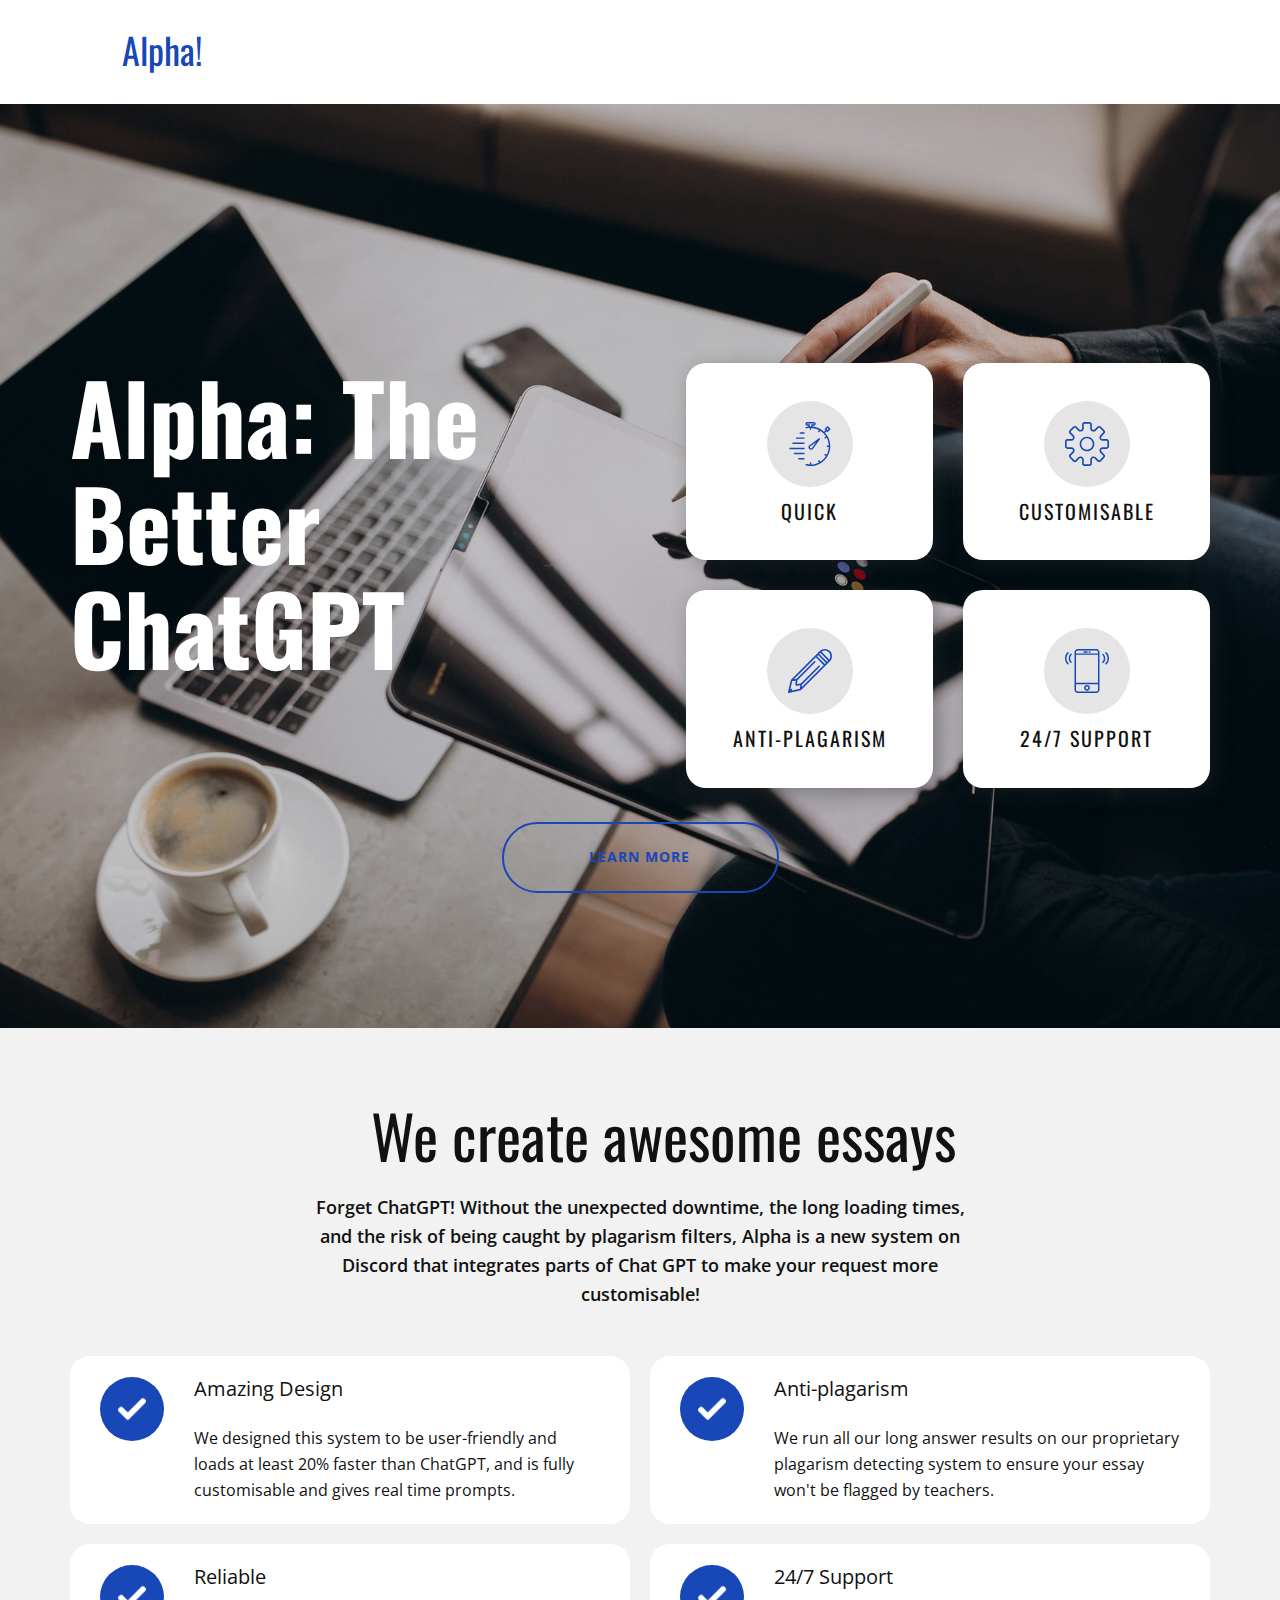
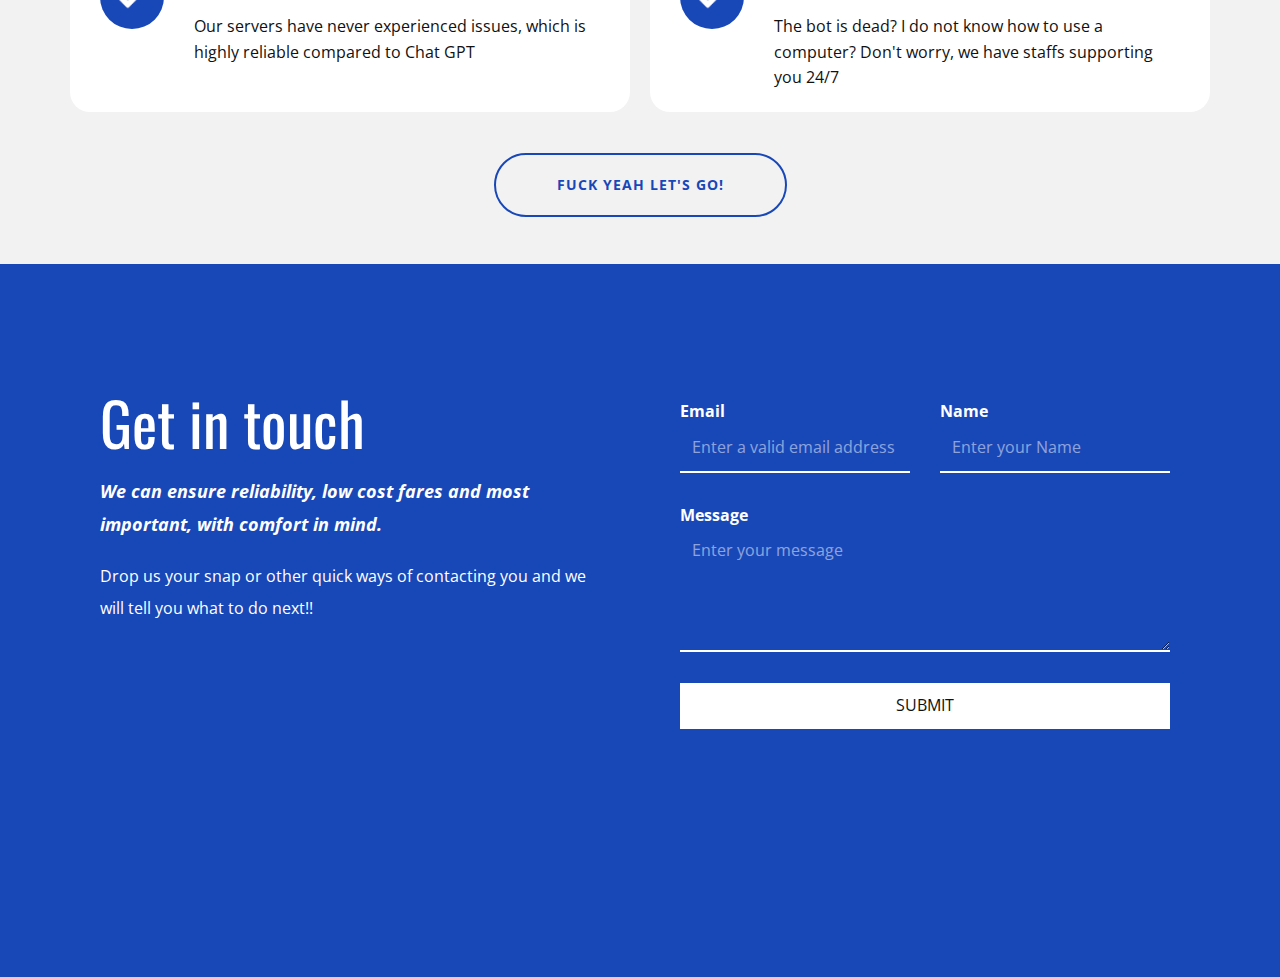
<file: index.html>
<!DOCTYPE html>
<html style="font-size: 16px;" lang="en"><head>
    <meta name="viewport" content="width=device-width, initial-scale=1.0">
    <meta charset="utf-8">
    <meta name="keywords" content="Mobile App Development, ​We create super-awesome designs, ​Build your dream website today, ​Let&amp;apos;s Get Started, ​How We Help People, Effective Teams, Get in touch">
    <meta name="description" content="">
    <title>Home</title>
    <link rel="stylesheet" href="nicepage.css" media="screen">
<link rel="stylesheet" href="Home.css" media="screen">
    <script class="u-script" type="text/javascript" src="jquery.js" defer=""></script>
    <script class="u-script" type="text/javascript" src="nicepage.js" defer=""></script>
    <meta name="generator" content="Nicepage 5.3.2, nicepage.com">
    <meta name="referrer" content="origin">
    <link id="u-theme-google-font" rel="stylesheet" href="https://fonts.googleapis.com/css?family=Oswald:200,300,400,500,600,700|Open+Sans:300,300i,400,400i,500,500i,600,600i,700,700i,800,800i">
    <link id="u-page-google-font" rel="stylesheet" href="https://fonts.googleapis.com/css?family=Oswald:200,300,400,500,600,700">
    
    
    
    
    <script type="application/ld+json">{
		"@context": "http://schema.org",
		"@type": "Organization",
		"name": ""
}</script>
    <meta name="theme-color" content="#1847b8">
    <meta property="og:title" content="Home">
    <meta property="og:type" content="website">
  </head>
  <body data-home-page="Home.html" data-home-page-title="Home" class="u-body u-xl-mode" data-lang="en"><header class="u-clearfix u-header u-header" id="sec-8ac9"><div class="u-clearfix u-sheet u-sheet-1">
        <h3 class="u-text u-text-default u-text-1">
          <a class="u-active-none u-border-none u-btn u-button-link u-button-style u-hover-none u-none u-text-palette-1-base u-btn-1" href="Home.html">Alpha!</a>
        </h3>
      </div></header> 
    <section class="u-align-right u-clearfix u-image u-shading u-section-1" id="sec-2e45">
      <div class="u-clearfix u-sheet u-sheet-1">
        <h1 class="u-align-left u-custom-font u-font-oswald u-text u-text-body-alt-color u-text-1">Alpha: The Better ChatGPT</h1>
        <div class="u-list u-list-1">
          <div class="u-repeater u-repeater-1">
            <div class="u-align-center u-container-style u-list-item u-radius-20 u-repeater-item u-shape-round u-video-cover u-white u-list-item-1">
              <div class="u-container-layout u-similar-container u-valign-middle u-container-layout-1"><span class="u-grey-10 u-icon u-icon-circle u-text-palette-1-base u-icon-1"><svg class="u-svg-link" preserveAspectRatio="xMidYMin slice" viewBox="0 0 60 60" style=""><use xmlns:xlink="http://www.w3.org/1999/xlink" xlink:href="#svg-8af8"></use></svg><svg class="u-svg-content" viewBox="0 0 60 60" x="0px" y="0px" id="svg-8af8" style="enable-background:new 0 0 60 60;"><g><path d="M31.634,37.989c1.041-0.081,1.99-0.612,2.606-1.459l9.363-12.944c0.287-0.397,0.244-0.945-0.104-1.293
		c-0.348-0.347-0.896-0.39-1.293-0.104L29.26,31.555c-0.844,0.614-1.375,1.563-1.456,2.604s0.296,2.06,1.033,2.797
		C29.508,37.628,30.413,38,31.354,38C31.447,38,31.54,37.996,31.634,37.989z M29.798,34.315c0.035-0.457,0.269-0.874,0.637-1.142
		l7.897-5.713l-5.711,7.895c-0.27,0.371-0.687,0.604-1.144,0.64c-0.455,0.03-0.902-0.128-1.227-0.453
		C29.928,35.219,29.762,34.771,29.798,34.315z"></path><path d="M54.034,19.564c-0.01-0.021-0.01-0.043-0.021-0.064c-0.012-0.02-0.031-0.031-0.044-0.05
		c-1.011-1.734-2.207-3.347-3.565-4.809l2.148-2.147l1.414,1.414l4.242-4.243l-4.242-4.242l-4.243,4.242l1.415,1.415l-2.148,2.147
		c-1.462-1.358-3.074-2.555-4.809-3.566c-0.019-0.013-0.03-0.032-0.05-0.044c-0.021-0.012-0.043-0.011-0.064-0.022
		c-3.093-1.782-6.568-2.969-10.273-3.404V5h1.5c1.379,0,2.5-1.121,2.5-2.5S36.672,0,35.293,0h-9c-1.379,0-2.5,1.121-2.5,2.5
		s1.121,2.5,2.5,2.5h1.5v1.156c-1.08,0.115-2.158,0.291-3.224,0.535c-0.538,0.123-0.875,0.66-0.751,1.198
		c0.123,0.538,0.66,0.876,1.198,0.751c0.92-0.211,1.849-0.37,2.78-0.477l1.073-0.083c0.328-0.025,0.63-0.043,0.924-0.057V10
		c0,0.553,0.447,1,1,1s1-0.447,1-1V8.03c3.761,0.173,7.305,1.183,10.456,2.845l-0.986,1.707c-0.276,0.479-0.112,1.09,0.366,1.366
		c0.157,0.091,0.329,0.134,0.499,0.134c0.346,0,0.682-0.179,0.867-0.5l0.983-1.703c3.129,1.985,5.787,4.643,7.772,7.772
		l-1.703,0.983C49.57,20.91,49.406,21.521,49.683,22c0.186,0.321,0.521,0.5,0.867,0.5c0.17,0,0.342-0.043,0.499-0.134l1.707-0.986
		c1.685,3.196,2.698,6.798,2.849,10.619H53.63c-0.553,0-1,0.447-1,1s0.447,1,1,1h1.975c-0.151,3.821-1.164,7.423-2.849,10.619
		l-1.707-0.986c-0.478-0.276-1.09-0.114-1.366,0.366c-0.276,0.479-0.112,1.09,0.366,1.366l1.703,0.983
		c-1.985,3.129-4.643,5.787-7.772,7.772l-0.983-1.703c-0.277-0.48-0.89-0.643-1.366-0.366c-0.479,0.276-0.643,0.888-0.366,1.366
		l0.986,1.707c-3.151,1.662-6.695,2.672-10.456,2.845V56c0-0.553-0.447-1-1-1s-1,0.447-1,1v1.976
		c-1.597-0.055-3.199-0.255-4.776-0.617c-0.538-0.129-1.075,0.213-1.198,0.751c-0.124,0.538,0.213,1.075,0.751,1.198
		C26.568,59.768,28.607,60,30.63,60c0.049,0,0.096-0.003,0.145-0.004c0.007,0,0.012,0.004,0.018,0.004
		c0.008,0,0.015-0.005,0.023-0.005c4.807-0.033,9.317-1.331,13.219-3.573c0.031-0.014,0.064-0.021,0.094-0.039
		c0.02-0.012,0.031-0.031,0.05-0.044c4.039-2.354,7.414-5.725,9.773-9.761c0.019-0.027,0.043-0.048,0.06-0.078
		c0.012-0.021,0.011-0.043,0.021-0.064C56.317,42.476,57.63,37.89,57.63,33S56.317,23.524,54.034,19.564z M53.965,8.251l1.414,1.414
		l-1.414,1.415L52.55,9.665L53.965,8.251z M29.793,6.021V3h-3.5c-0.275,0-0.5-0.225-0.5-0.5s0.225-0.5,0.5-0.5h9
		c0.275,0,0.5,0.225,0.5,0.5S35.568,3,35.293,3h-3.5v3.021C31.445,6.007,31.113,6,30.793,6c-0.028,0-0.06,0.002-0.088,0.002
		C30.68,6.002,30.655,6,30.63,6c-0.164,0-0.328,0.011-0.492,0.014C30.022,6.017,29.913,6.016,29.793,6.021z"></path><path d="M21.793,14h-5c-0.553,0-1,0.447-1,1s0.447,1,1,1h5c0.553,0,1-0.447,1-1S22.346,14,21.793,14z"></path><path d="M21.793,21h-10c-0.553,0-1,0.447-1,1s0.447,1,1,1h10c0.553,0,1-0.447,1-1S22.346,21,21.793,21z"></path><path d="M21.793,28h-15c-0.553,0-1,0.447-1,1s0.447,1,1,1h15c0.553,0,1-0.447,1-1S22.346,28,21.793,28z"></path><path d="M21.793,35h-19c-0.553,0-1,0.447-1,1s0.447,1,1,1h19c0.553,0,1-0.447,1-1S22.346,35,21.793,35z"></path><path d="M21.793,42h-13c-0.553,0-1,0.447-1,1s0.447,1,1,1h13c0.553,0,1-0.447,1-1S22.346,42,21.793,42z"></path><path d="M21.793,49h-7c-0.553,0-1,0.447-1,1s0.447,1,1,1h7c0.553,0,1-0.447,1-1S22.346,49,21.793,49z"></path>
</g></svg></span>
                <h4 class="u-text u-text-2">Quick</h4>
              </div>
            </div>
            <div class="u-align-center u-container-style u-list-item u-radius-20 u-repeater-item u-shape-round u-video-cover u-white u-list-item-2">
              <div class="u-container-layout u-similar-container u-valign-middle u-container-layout-2"><span class="u-grey-10 u-icon u-icon-circle u-text-palette-1-base u-icon-2"><svg class="u-svg-link" preserveAspectRatio="xMidYMin slice" viewBox="0 0 54 54" style=""><use xmlns:xlink="http://www.w3.org/1999/xlink" xlink:href="#svg-c7aa"></use></svg><svg class="u-svg-content" viewBox="0 0 54 54" x="0px" y="0px" id="svg-c7aa" style="enable-background:new 0 0 54 54;"><g><path d="M51.22,21h-5.052c-0.812,0-1.481-0.447-1.792-1.197s-0.153-1.54,0.42-2.114l3.572-3.571
		c0.525-0.525,0.814-1.224,0.814-1.966c0-0.743-0.289-1.441-0.814-1.967l-4.553-4.553c-1.05-1.05-2.881-1.052-3.933,0l-3.571,3.571
		c-0.574,0.573-1.366,0.733-2.114,0.421C33.447,9.313,33,8.644,33,7.832V2.78C33,1.247,31.753,0,30.22,0H23.78
		C22.247,0,21,1.247,21,2.78v5.052c0,0.812-0.447,1.481-1.197,1.792c-0.748,0.313-1.54,0.152-2.114-0.421l-3.571-3.571
		c-1.052-1.052-2.883-1.05-3.933,0l-4.553,4.553c-0.525,0.525-0.814,1.224-0.814,1.967c0,0.742,0.289,1.44,0.814,1.966l3.572,3.571
		c0.573,0.574,0.73,1.364,0.42,2.114S8.644,21,7.832,21H2.78C1.247,21,0,22.247,0,23.78v6.439C0,31.753,1.247,33,2.78,33h5.052
		c0.812,0,1.481,0.447,1.792,1.197s0.153,1.54-0.42,2.114l-3.572,3.571c-0.525,0.525-0.814,1.224-0.814,1.966
		c0,0.743,0.289,1.441,0.814,1.967l4.553,4.553c1.051,1.051,2.881,1.053,3.933,0l3.571-3.572c0.574-0.573,1.363-0.731,2.114-0.42
		c0.75,0.311,1.197,0.98,1.197,1.792v5.052c0,1.533,1.247,2.78,2.78,2.78h6.439c1.533,0,2.78-1.247,2.78-2.78v-5.052
		c0-0.812,0.447-1.481,1.197-1.792c0.751-0.312,1.54-0.153,2.114,0.42l3.571,3.572c1.052,1.052,2.883,1.05,3.933,0l4.553-4.553
		c0.525-0.525,0.814-1.224,0.814-1.967c0-0.742-0.289-1.44-0.814-1.966l-3.572-3.571c-0.573-0.574-0.73-1.364-0.42-2.114
		S45.356,33,46.168,33h5.052c1.533,0,2.78-1.247,2.78-2.78V23.78C54,22.247,52.753,21,51.22,21z M52,30.22
		C52,30.65,51.65,31,51.22,31h-5.052c-1.624,0-3.019,0.932-3.64,2.432c-0.622,1.5-0.295,3.146,0.854,4.294l3.572,3.571
		c0.305,0.305,0.305,0.8,0,1.104l-4.553,4.553c-0.304,0.304-0.799,0.306-1.104,0l-3.571-3.572c-1.149-1.149-2.794-1.474-4.294-0.854
		c-1.5,0.621-2.432,2.016-2.432,3.64v5.052C31,51.65,30.65,52,30.22,52H23.78C23.35,52,23,51.65,23,51.22v-5.052
		c0-1.624-0.932-3.019-2.432-3.64c-0.503-0.209-1.021-0.311-1.533-0.311c-1.014,0-1.997,0.4-2.761,1.164l-3.571,3.572
		c-0.306,0.306-0.801,0.304-1.104,0l-4.553-4.553c-0.305-0.305-0.305-0.8,0-1.104l3.572-3.571c1.148-1.148,1.476-2.794,0.854-4.294
		C10.851,31.932,9.456,31,7.832,31H2.78C2.35,31,2,30.65,2,30.22V23.78C2,23.35,2.35,23,2.78,23h5.052
		c1.624,0,3.019-0.932,3.64-2.432c0.622-1.5,0.295-3.146-0.854-4.294l-3.572-3.571c-0.305-0.305-0.305-0.8,0-1.104l4.553-4.553
		c0.304-0.305,0.799-0.305,1.104,0l3.571,3.571c1.147,1.147,2.792,1.476,4.294,0.854C22.068,10.851,23,9.456,23,7.832V2.78
		C23,2.35,23.35,2,23.78,2h6.439C30.65,2,31,2.35,31,2.78v5.052c0,1.624,0.932,3.019,2.432,3.64
		c1.502,0.622,3.146,0.294,4.294-0.854l3.571-3.571c0.306-0.305,0.801-0.305,1.104,0l4.553,4.553c0.305,0.305,0.305,0.8,0,1.104
		l-3.572,3.571c-1.148,1.148-1.476,2.794-0.854,4.294c0.621,1.5,2.016,2.432,3.64,2.432h5.052C51.65,23,52,23.35,52,23.78V30.22z"></path><path d="M27,18c-4.963,0-9,4.037-9,9s4.037,9,9,9s9-4.037,9-9S31.963,18,27,18z M27,34c-3.859,0-7-3.141-7-7s3.141-7,7-7
		s7,3.141,7,7S30.859,34,27,34z"></path>
</g></svg></span>
                <h4 class="u-text u-text-3"> customisable</h4>
              </div>
            </div>
            <div class="u-align-center u-container-style u-list-item u-radius-20 u-repeater-item u-shape-round u-video-cover u-white u-list-item-3">
              <div class="u-container-layout u-similar-container u-valign-middle u-container-layout-3"><span class="u-grey-10 u-icon u-icon-circle u-text-palette-1-base u-icon-3"><svg class="u-svg-link" preserveAspectRatio="xMidYMin slice" viewBox="0 0 55.25 55.25" style=""><use xmlns:xlink="http://www.w3.org/1999/xlink" xlink:href="#svg-2cfb"></use></svg><svg class="u-svg-content" viewBox="0 0 55.25 55.25" x="0px" y="0px" id="svg-2cfb" style="enable-background:new 0 0 55.25 55.25;"><path d="M52.618,2.631c-3.51-3.508-9.219-3.508-12.729,0L3.827,38.693C3.81,38.71,3.8,38.731,3.785,38.749
	c-0.021,0.024-0.039,0.05-0.058,0.076c-0.053,0.074-0.094,0.153-0.125,0.239c-0.009,0.026-0.022,0.049-0.029,0.075
	c-0.003,0.01-0.009,0.02-0.012,0.03l-3.535,14.85c-0.016,0.067-0.02,0.135-0.022,0.202C0.004,54.234,0,54.246,0,54.259
	c0.001,0.114,0.026,0.225,0.065,0.332c0.009,0.025,0.019,0.047,0.03,0.071c0.049,0.107,0.11,0.21,0.196,0.296
	c0.095,0.095,0.207,0.168,0.328,0.218c0.121,0.05,0.25,0.075,0.379,0.075c0.077,0,0.155-0.009,0.231-0.027l14.85-3.535
	c0.027-0.006,0.051-0.021,0.077-0.03c0.034-0.011,0.066-0.024,0.099-0.039c0.072-0.033,0.139-0.074,0.201-0.123
	c0.024-0.019,0.049-0.033,0.072-0.054c0.008-0.008,0.018-0.012,0.026-0.02l36.063-36.063C56.127,11.85,56.127,6.14,52.618,2.631z
	 M51.204,4.045c2.488,2.489,2.7,6.397,0.65,9.137l-9.787-9.787C44.808,1.345,48.716,1.557,51.204,4.045z M46.254,18.895l-9.9-9.9
	l1.414-1.414l9.9,9.9L46.254,18.895z M4.961,50.288c-0.391-0.391-1.023-0.391-1.414,0L2.79,51.045l2.554-10.728l4.422-0.491
	l-0.569,5.122c-0.004,0.038,0.01,0.073,0.01,0.11c0,0.038-0.014,0.072-0.01,0.11c0.004,0.033,0.021,0.06,0.028,0.092
	c0.012,0.058,0.029,0.111,0.05,0.165c0.026,0.065,0.057,0.124,0.095,0.181c0.031,0.046,0.062,0.087,0.1,0.127
	c0.048,0.051,0.1,0.094,0.157,0.134c0.045,0.031,0.088,0.06,0.138,0.084C9.831,45.982,9.9,46,9.972,46.017
	c0.038,0.009,0.069,0.03,0.108,0.035c0.036,0.004,0.072,0.006,0.109,0.006c0,0,0.001,0,0.001,0c0,0,0.001,0,0.001,0h0.001
	c0,0,0.001,0,0.001,0c0.036,0,0.073-0.002,0.109-0.006l5.122-0.569l-0.491,4.422L4.204,52.459l0.757-0.757
	C5.351,51.312,5.351,50.679,4.961,50.288z M17.511,44.809L39.889,22.43c0.391-0.391,0.391-1.023,0-1.414s-1.023-0.391-1.414,0
	L16.097,43.395l-4.773,0.53l0.53-4.773l22.38-22.378c0.391-0.391,0.391-1.023,0-1.414s-1.023-0.391-1.414,0L10.44,37.738
	l-3.183,0.354L34.94,10.409l9.9,9.9L17.157,47.992L17.511,44.809z M49.082,16.067l-9.9-9.9l1.415-1.415l9.9,9.9L49.082,16.067z"></path></svg></span>
                <h4 class="u-text u-text-4">Anti-plagarism</h4>
              </div>
            </div>
            <div class="u-align-center u-container-style u-list-item u-radius-20 u-repeater-item u-shape-round u-video-cover u-white u-list-item-4">
              <div class="u-container-layout u-similar-container u-valign-middle u-container-layout-4"><span class="u-grey-10 u-icon u-icon-circle u-text-palette-1-base u-icon-4"><svg class="u-svg-link" preserveAspectRatio="xMidYMin slice" viewBox="0 0 60 60" style=""><use xmlns:xlink="http://www.w3.org/1999/xlink" xlink:href="#svg-354d"></use></svg><svg class="u-svg-content" viewBox="0 0 60 60" x="0px" y="0px" id="svg-354d" style="enable-background:new 0 0 60 60;"><g><path d="M42.595,0H17.405C14.977,0,13,1.977,13,4.405v51.189C13,58.023,14.977,60,17.405,60h25.189C45.023,60,47,58.023,47,55.595
		V4.405C47,1.977,45.023,0,42.595,0z M15,8h30v38H15V8z M17.405,2h25.189C43.921,2,45,3.079,45,4.405V6H15V4.405
		C15,3.079,16.079,2,17.405,2z M42.595,58H17.405C16.079,58,15,56.921,15,55.595V48h30v7.595C45,56.921,43.921,58,42.595,58z"></path><path d="M30,49c-2.206,0-4,1.794-4,4s1.794,4,4,4s4-1.794,4-4S32.206,49,30,49z M30,55c-1.103,0-2-0.897-2-2s0.897-2,2-2
		s2,0.897,2,2S31.103,55,30,55z"></path><path d="M26,5h4c0.553,0,1-0.447,1-1s-0.447-1-1-1h-4c-0.553,0-1,0.447-1,1S25.447,5,26,5z"></path><path d="M33,5h1c0.553,0,1-0.447,1-1s-0.447-1-1-1h-1c-0.553,0-1,0.447-1,1S32.447,5,33,5z"></path><path d="M56.612,4.569c-0.391-0.391-1.023-0.391-1.414,0s-0.391,1.023,0,1.414c3.736,3.736,3.736,9.815,0,13.552
		c-0.391,0.391-0.391,1.023,0,1.414c0.195,0.195,0.451,0.293,0.707,0.293s0.512-0.098,0.707-0.293
		C61.128,16.434,61.128,9.085,56.612,4.569z"></path><path d="M52.401,6.845c-0.391-0.391-1.023-0.391-1.414,0s-0.391,1.023,0,1.414c1.237,1.237,1.918,2.885,1.918,4.639
		s-0.681,3.401-1.918,4.638c-0.391,0.391-0.391,1.023,0,1.414c0.195,0.195,0.451,0.293,0.707,0.293s0.512-0.098,0.707-0.293
		c1.615-1.614,2.504-3.764,2.504-6.052S54.017,8.459,52.401,6.845z"></path><path d="M4.802,5.983c0.391-0.391,0.391-1.023,0-1.414s-1.023-0.391-1.414,0c-4.516,4.516-4.516,11.864,0,16.38
		c0.195,0.195,0.451,0.293,0.707,0.293s0.512-0.098,0.707-0.293c0.391-0.391,0.391-1.023,0-1.414
		C1.065,15.799,1.065,9.72,4.802,5.983z"></path><path d="M9.013,6.569c-0.391-0.391-1.023-0.391-1.414,0c-1.615,1.614-2.504,3.764-2.504,6.052s0.889,4.438,2.504,6.053
		c0.195,0.195,0.451,0.293,0.707,0.293s0.512-0.098,0.707-0.293c0.391-0.391,0.391-1.023,0-1.414
		c-1.237-1.237-1.918-2.885-1.918-4.639S7.775,9.22,9.013,7.983C9.403,7.593,9.403,6.96,9.013,6.569z"></path>
</g></svg></span>
                <h4 class="u-text u-text-5">24/7 support</h4>
              </div>
            </div>
          </div>
        </div>
        <a href="Home.html#carousel_e8ef" class="u-border-2 u-border-hover-palette-1-base u-border-palette-1-base u-btn u-btn-round u-button-style u-hover-palette-1-base u-none u-radius-50 u-btn-1">Learn More</a>
      </div>
    </section>
    <section class="u-align-center-lg u-align-center-md u-align-center-xl u-align-left-sm u-align-left-xs u-clearfix u-grey-5 u-section-2" id="carousel_e8ef">
      <div class="u-clearfix u-sheet u-sheet-1">
        <h2 class="u-text u-text-1"> We create awesome essays</h2>
        <p class="u-text u-text-2">Forget ChatGPT! Without the unexpected downtime, the long loading times, and the risk of being caught by plagarism filters, Alpha is a new system on Discord that integrates parts of Chat GPT to make your request more customisable!</p>
        <div class="u-expanded-width u-list u-list-1">
          <div class="u-repeater u-repeater-1">
            <div class="u-align-left u-container-style u-list-item u-radius-20 u-repeater-item u-shape-round u-white u-list-item-1">
              <div class="u-container-layout u-similar-container u-container-layout-1"><span class="u-file-icon u-icon u-icon-circle u-palette-1-base u-text-white u-icon-1"><img src="images/1828743-b773816f.png" alt=""></span>
                <h5 class="u-custom-font u-text u-text-font u-text-3">Amazing Design</h5>
                <p class="u-text u-text-4">We designed this system to be user-friendly and loads at least 20% faster than ChatGPT, and is fully customisable and gives real time prompts.</p>
              </div>
            </div>
            <div class="u-align-left u-container-style u-list-item u-radius-20 u-repeater-item u-shape-round u-white u-list-item-2">
              <div class="u-container-layout u-similar-container u-container-layout-2"><span class="u-file-icon u-icon u-icon-circle u-palette-1-base u-text-white u-icon-2"><img src="images/1828743-b773816f.png" alt=""></span>
                <h5 class="u-custom-font u-text u-text-font u-text-5">Anti-plagarism</h5>
                <p class="u-text u-text-6">We run all our long answer results on our&nbsp;proprietary plagarism detecting system to ensure your essay won't be flagged by teachers.</p>
              </div>
            </div>
            <div class="u-align-left u-container-style u-list-item u-radius-20 u-repeater-item u-shape-round u-white u-list-item-3">
              <div class="u-container-layout u-similar-container u-container-layout-3"><span class="u-file-icon u-icon u-icon-circle u-palette-1-base u-text-white u-icon-3"><img src="images/1828743-b773816f.png" alt=""></span>
                <h5 class="u-custom-font u-text u-text-font u-text-7">Reliable</h5>
                <p class="u-text u-text-8">Our servers have never experienced issues, which is highly reliable compared to Chat GPT</p>
              </div>
            </div>
            <div class="u-align-left u-container-style u-list-item u-radius-20 u-repeater-item u-shape-round u-white u-list-item-4">
              <div class="u-container-layout u-similar-container u-container-layout-4"><span class="u-file-icon u-icon u-icon-circle u-palette-1-base u-text-white u-icon-4"><img src="images/1828743-b773816f.png" alt=""></span>
                <h5 class="u-custom-font u-text u-text-font u-text-9">24/7 Support</h5>
                <p class="u-text u-text-10">The bot is dead? I do not know how to use a computer? Don't worry, we have staffs supporting you 24/7</p>
              </div>
            </div>
          </div>
        </div>
        <a href="Home.html#carousel_7650" class="u-border-2 u-border-hover-palette-1-base u-border-palette-1-base u-btn u-btn-round u-button-style u-hover-palette-1-base u-none u-radius-50 u-btn-1">Fuck yeah let's go!</a>
      </div>
    </section>
    <section class="u-clearfix u-palette-1-base u-section-3" id="carousel_7650">
      <div class="u-expanded-width u-grey-5 u-shape u-shape-rectangle u-shape-1"></div>
      <div class="u-clearfix u-layout-wrap u-layout-wrap-1">
        <div class="u-layout">
          <div class="u-layout-row">
            <div class="u-align-left u-container-style u-layout-cell u-left-cell u-size-30 u-layout-cell-1">
              <div class="u-container-layout u-container-layout-1">
                <h2 class="u-text u-text-default u-text-1">Get in touch</h2>
                <h6 class="u-custom-font u-text u-text-font u-text-2">We can ensure reliability, low cost fares and most important, with comfort in mind.</h6>
                <p class="u-text u-text-3">Drop us your snap or other quick ways of contacting you and we will tell you what to do next!!</p>
              </div>
            </div>
            <div class="u-container-style u-layout-cell u-right-cell u-size-30 u-layout-cell-2">
              <div class="u-container-layout u-valign-top u-container-layout-2">
                <div class="u-form u-form-1">
                  <form action="https://forms.nicepagesrv.com/v2/form/process" class="u-clearfix u-form-spacing-30 u-form-vertical u-inner-form" style="padding: 10px" source="email" name="form">
                    <div class="u-form-email u-form-group u-form-partition-factor-2">
                      <label for="email-319a" class="u-label u-text-body-alt-color u-label-1">Email</label>
                      <input type="email" placeholder="Enter a valid email address" id="email-319a" name="email" class="u-border-2 u-border-no-left u-border-no-right u-border-no-top u-border-white u-input u-input-rectangle" required="">
                    </div>
                    <div class="u-form-group u-form-name u-form-partition-factor-2">
                      <label for="name-319a" class="u-label u-text-body-alt-color u-label-2">Name</label>
                      <input type="text" placeholder="Enter your Name" id="name-319a" name="name" class="u-border-2 u-border-no-left u-border-no-right u-border-no-top u-border-white u-input u-input-rectangle" required="">
                    </div>
                    <div class="u-form-group u-form-message">
                      <label for="message-319a" class="u-label u-text-body-alt-color u-label-3">Message</label>
                      <textarea placeholder="Enter your message" rows="4" cols="50" id="message-319a" name="message" class="u-border-2 u-border-no-left u-border-no-right u-border-no-top u-border-white u-input u-input-rectangle" required=""></textarea>
                    </div>
                    <div class="u-align-left u-form-group u-form-submit">
                      <a href="#" class="u-btn u-btn-submit u-button-style u-white u-btn-1">Submit</a>
                      <input type="submit" value="submit" class="u-form-control-hidden">
                    </div>
                    <div class="u-form-send-message u-form-send-success"> Thank you! Your message has been sent. </div>
                    <div class="u-form-send-error u-form-send-message"> Unable to send your message. Please fix errors then try again. </div>
                    <input type="hidden" value="" name="recaptchaResponse">
                    <input type="hidden" name="formServices" value="a540b008c74be9009c28eaa9a55a860e">
                  </form>
                </div>
              </div>
            </div>
          </div>
        </div>
      </div>
    </section>
    
    

  
</body></html>
</file>
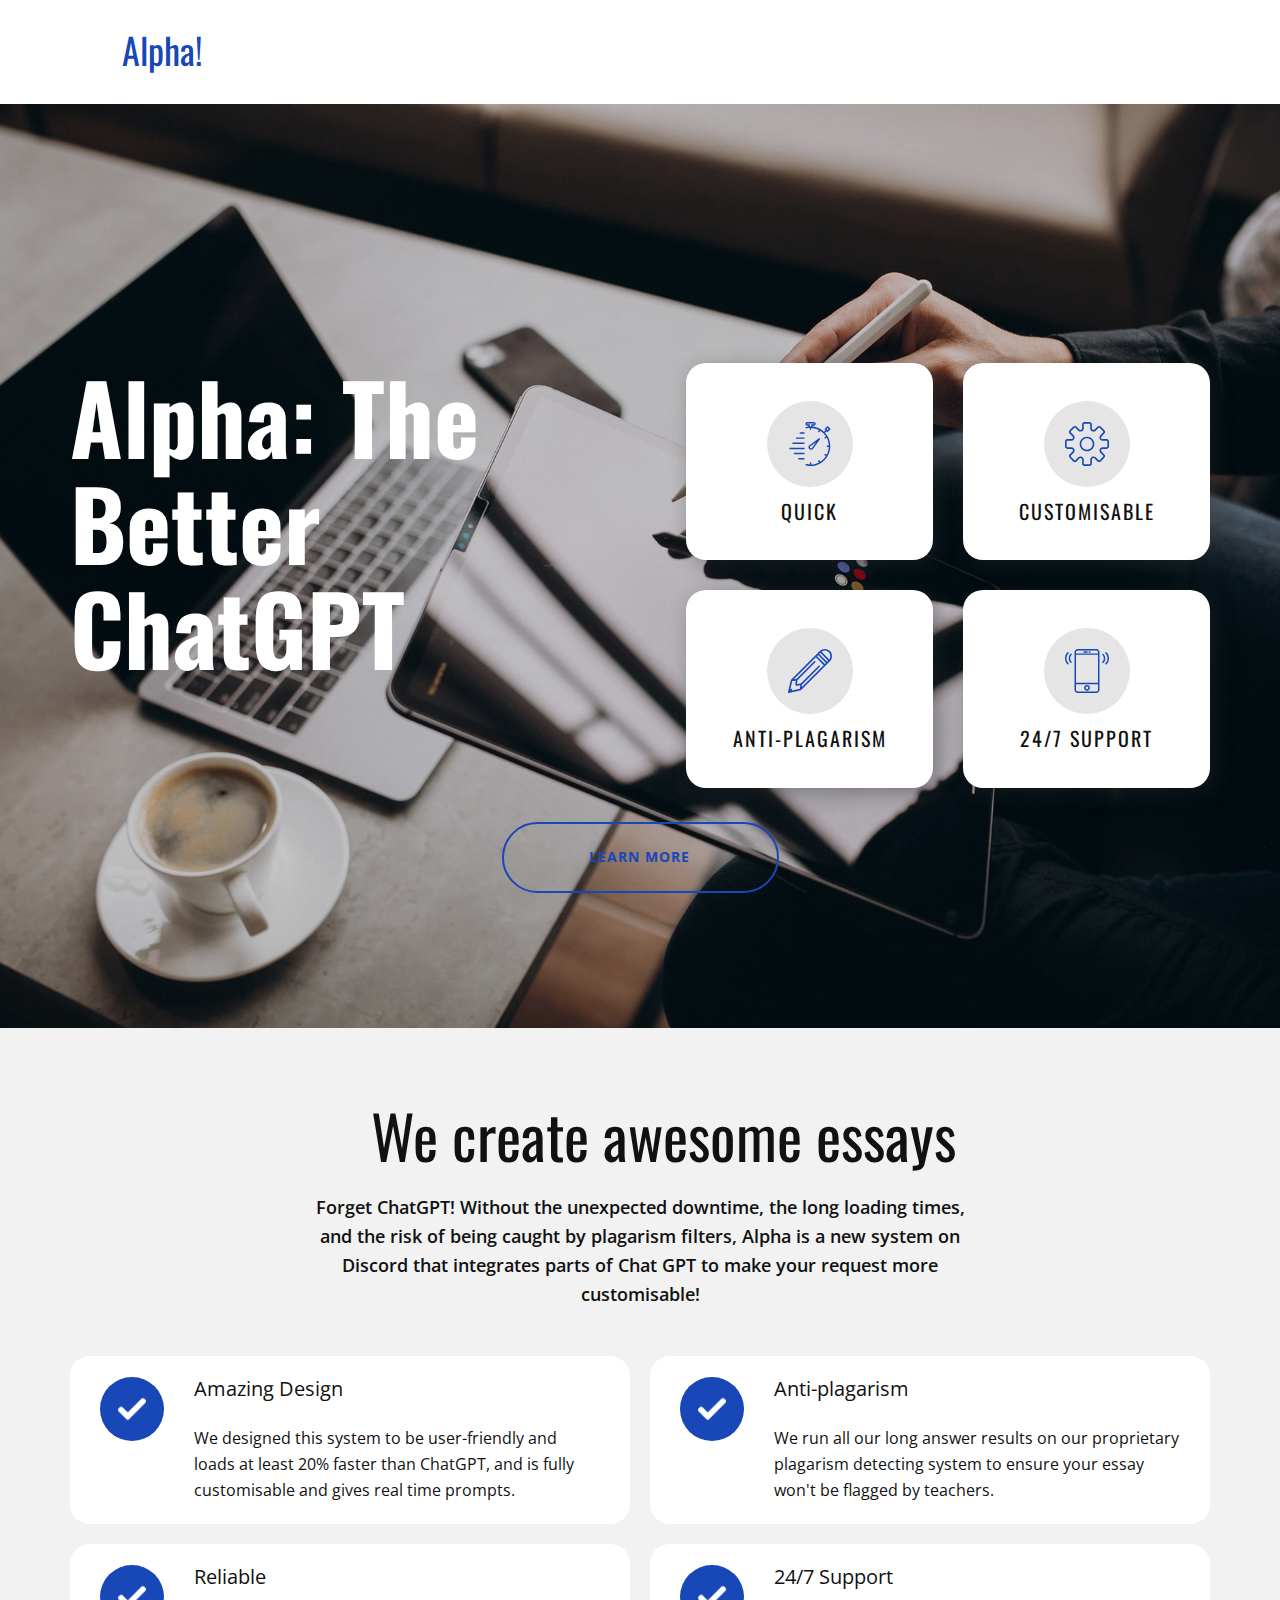
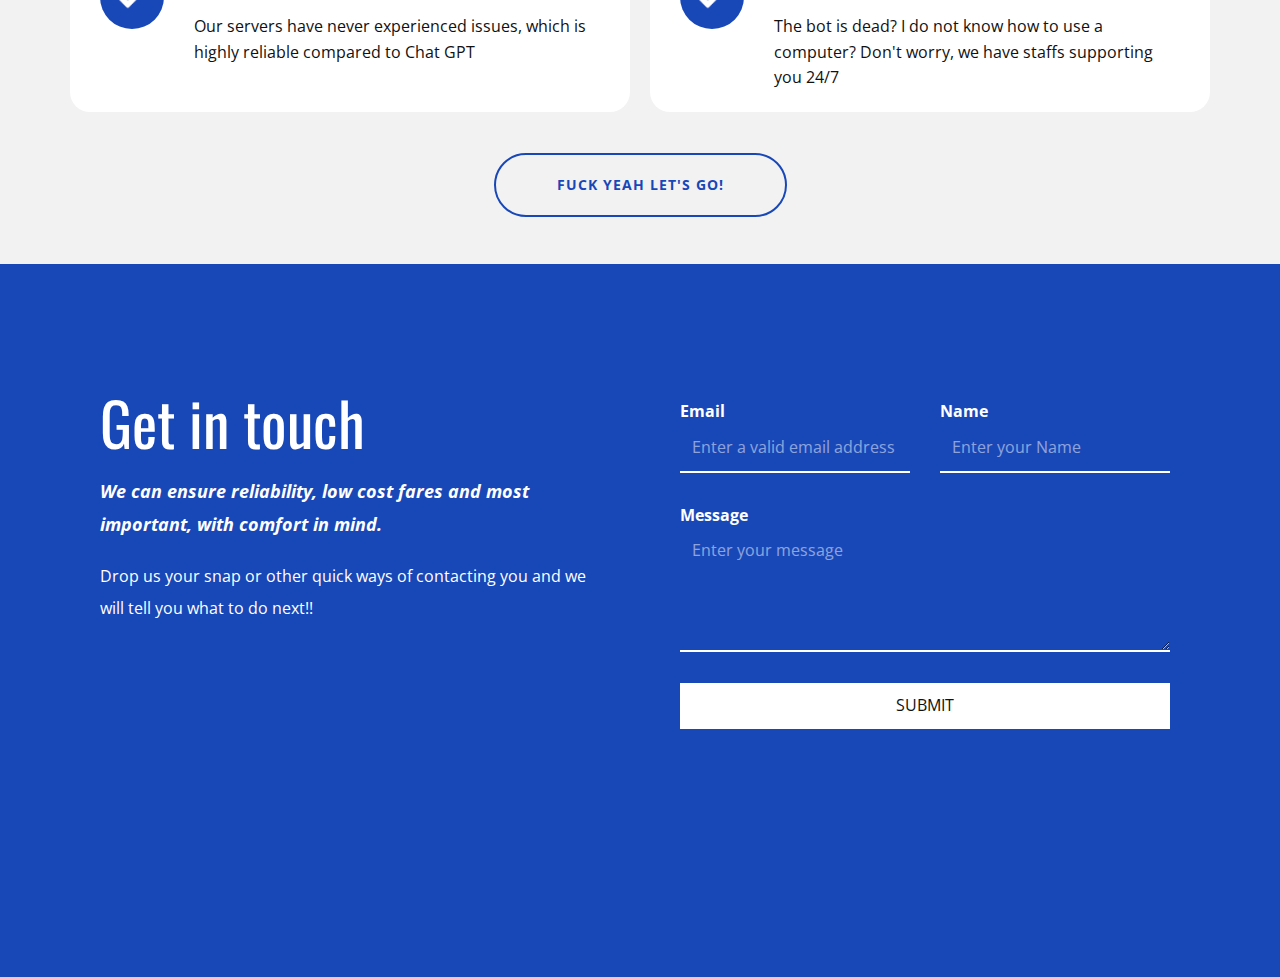
<file: Home.html>
<!DOCTYPE html>
<html style="font-size: 16px;" lang="en"><head>
    <meta name="viewport" content="width=device-width, initial-scale=1.0">
    <meta charset="utf-8">
    <meta name="keywords" content="Mobile App Development, ​We create super-awesome designs, ​Build your dream website today, ​Let&amp;apos;s Get Started, ​How We Help People, Effective Teams, Get in touch">
    <meta name="description" content="">
    <title>Home</title>
    <link rel="stylesheet" href="nicepage.css" media="screen">
<link rel="stylesheet" href="Home.css" media="screen">
    <script class="u-script" type="text/javascript" src="jquery.js" defer=""></script>
    <script class="u-script" type="text/javascript" src="nicepage.js" defer=""></script>
    <meta name="generator" content="Nicepage 5.3.2, nicepage.com">
    <meta name="referrer" content="origin">
    <link id="u-theme-google-font" rel="stylesheet" href="https://fonts.googleapis.com/css?family=Oswald:200,300,400,500,600,700|Open+Sans:300,300i,400,400i,500,500i,600,600i,700,700i,800,800i">
    <link id="u-page-google-font" rel="stylesheet" href="https://fonts.googleapis.com/css?family=Oswald:200,300,400,500,600,700">
    
    
    
    
    <script type="application/ld+json">{
		"@context": "http://schema.org",
		"@type": "Organization",
		"name": ""
}</script>
    <meta name="theme-color" content="#1847b8">
    <meta property="og:title" content="Home">
    <meta property="og:type" content="website">
  </head>
  <body class="u-body u-xl-mode" data-lang="en"><header class="u-clearfix u-header u-header" id="sec-8ac9"><div class="u-clearfix u-sheet u-sheet-1">
        <h3 class="u-text u-text-default u-text-1">
          <a class="u-active-none u-border-none u-btn u-button-link u-button-style u-hover-none u-none u-text-palette-1-base u-btn-1" href="Home.html">Alpha!</a>
        </h3>
      </div></header> 
    <section class="u-align-right u-clearfix u-image u-shading u-section-1" id="sec-2e45">
      <div class="u-clearfix u-sheet u-sheet-1">
        <h1 class="u-align-left u-custom-font u-font-oswald u-text u-text-body-alt-color u-text-1">Alpha: The Better ChatGPT</h1>
        <div class="u-list u-list-1">
          <div class="u-repeater u-repeater-1">
            <div class="u-align-center u-container-style u-list-item u-radius-20 u-repeater-item u-shape-round u-video-cover u-white u-list-item-1">
              <div class="u-container-layout u-similar-container u-valign-middle u-container-layout-1"><span class="u-grey-10 u-icon u-icon-circle u-text-palette-1-base u-icon-1"><svg class="u-svg-link" preserveAspectRatio="xMidYMin slice" viewBox="0 0 60 60" style=""><use xmlns:xlink="http://www.w3.org/1999/xlink" xlink:href="#svg-8af8"></use></svg><svg class="u-svg-content" viewBox="0 0 60 60" x="0px" y="0px" id="svg-8af8" style="enable-background:new 0 0 60 60;"><g><path d="M31.634,37.989c1.041-0.081,1.99-0.612,2.606-1.459l9.363-12.944c0.287-0.397,0.244-0.945-0.104-1.293
		c-0.348-0.347-0.896-0.39-1.293-0.104L29.26,31.555c-0.844,0.614-1.375,1.563-1.456,2.604s0.296,2.06,1.033,2.797
		C29.508,37.628,30.413,38,31.354,38C31.447,38,31.54,37.996,31.634,37.989z M29.798,34.315c0.035-0.457,0.269-0.874,0.637-1.142
		l7.897-5.713l-5.711,7.895c-0.27,0.371-0.687,0.604-1.144,0.64c-0.455,0.03-0.902-0.128-1.227-0.453
		C29.928,35.219,29.762,34.771,29.798,34.315z"></path><path d="M54.034,19.564c-0.01-0.021-0.01-0.043-0.021-0.064c-0.012-0.02-0.031-0.031-0.044-0.05
		c-1.011-1.734-2.207-3.347-3.565-4.809l2.148-2.147l1.414,1.414l4.242-4.243l-4.242-4.242l-4.243,4.242l1.415,1.415l-2.148,2.147
		c-1.462-1.358-3.074-2.555-4.809-3.566c-0.019-0.013-0.03-0.032-0.05-0.044c-0.021-0.012-0.043-0.011-0.064-0.022
		c-3.093-1.782-6.568-2.969-10.273-3.404V5h1.5c1.379,0,2.5-1.121,2.5-2.5S36.672,0,35.293,0h-9c-1.379,0-2.5,1.121-2.5,2.5
		s1.121,2.5,2.5,2.5h1.5v1.156c-1.08,0.115-2.158,0.291-3.224,0.535c-0.538,0.123-0.875,0.66-0.751,1.198
		c0.123,0.538,0.66,0.876,1.198,0.751c0.92-0.211,1.849-0.37,2.78-0.477l1.073-0.083c0.328-0.025,0.63-0.043,0.924-0.057V10
		c0,0.553,0.447,1,1,1s1-0.447,1-1V8.03c3.761,0.173,7.305,1.183,10.456,2.845l-0.986,1.707c-0.276,0.479-0.112,1.09,0.366,1.366
		c0.157,0.091,0.329,0.134,0.499,0.134c0.346,0,0.682-0.179,0.867-0.5l0.983-1.703c3.129,1.985,5.787,4.643,7.772,7.772
		l-1.703,0.983C49.57,20.91,49.406,21.521,49.683,22c0.186,0.321,0.521,0.5,0.867,0.5c0.17,0,0.342-0.043,0.499-0.134l1.707-0.986
		c1.685,3.196,2.698,6.798,2.849,10.619H53.63c-0.553,0-1,0.447-1,1s0.447,1,1,1h1.975c-0.151,3.821-1.164,7.423-2.849,10.619
		l-1.707-0.986c-0.478-0.276-1.09-0.114-1.366,0.366c-0.276,0.479-0.112,1.09,0.366,1.366l1.703,0.983
		c-1.985,3.129-4.643,5.787-7.772,7.772l-0.983-1.703c-0.277-0.48-0.89-0.643-1.366-0.366c-0.479,0.276-0.643,0.888-0.366,1.366
		l0.986,1.707c-3.151,1.662-6.695,2.672-10.456,2.845V56c0-0.553-0.447-1-1-1s-1,0.447-1,1v1.976
		c-1.597-0.055-3.199-0.255-4.776-0.617c-0.538-0.129-1.075,0.213-1.198,0.751c-0.124,0.538,0.213,1.075,0.751,1.198
		C26.568,59.768,28.607,60,30.63,60c0.049,0,0.096-0.003,0.145-0.004c0.007,0,0.012,0.004,0.018,0.004
		c0.008,0,0.015-0.005,0.023-0.005c4.807-0.033,9.317-1.331,13.219-3.573c0.031-0.014,0.064-0.021,0.094-0.039
		c0.02-0.012,0.031-0.031,0.05-0.044c4.039-2.354,7.414-5.725,9.773-9.761c0.019-0.027,0.043-0.048,0.06-0.078
		c0.012-0.021,0.011-0.043,0.021-0.064C56.317,42.476,57.63,37.89,57.63,33S56.317,23.524,54.034,19.564z M53.965,8.251l1.414,1.414
		l-1.414,1.415L52.55,9.665L53.965,8.251z M29.793,6.021V3h-3.5c-0.275,0-0.5-0.225-0.5-0.5s0.225-0.5,0.5-0.5h9
		c0.275,0,0.5,0.225,0.5,0.5S35.568,3,35.293,3h-3.5v3.021C31.445,6.007,31.113,6,30.793,6c-0.028,0-0.06,0.002-0.088,0.002
		C30.68,6.002,30.655,6,30.63,6c-0.164,0-0.328,0.011-0.492,0.014C30.022,6.017,29.913,6.016,29.793,6.021z"></path><path d="M21.793,14h-5c-0.553,0-1,0.447-1,1s0.447,1,1,1h5c0.553,0,1-0.447,1-1S22.346,14,21.793,14z"></path><path d="M21.793,21h-10c-0.553,0-1,0.447-1,1s0.447,1,1,1h10c0.553,0,1-0.447,1-1S22.346,21,21.793,21z"></path><path d="M21.793,28h-15c-0.553,0-1,0.447-1,1s0.447,1,1,1h15c0.553,0,1-0.447,1-1S22.346,28,21.793,28z"></path><path d="M21.793,35h-19c-0.553,0-1,0.447-1,1s0.447,1,1,1h19c0.553,0,1-0.447,1-1S22.346,35,21.793,35z"></path><path d="M21.793,42h-13c-0.553,0-1,0.447-1,1s0.447,1,1,1h13c0.553,0,1-0.447,1-1S22.346,42,21.793,42z"></path><path d="M21.793,49h-7c-0.553,0-1,0.447-1,1s0.447,1,1,1h7c0.553,0,1-0.447,1-1S22.346,49,21.793,49z"></path>
</g></svg></span>
                <h4 class="u-text u-text-2">Quick</h4>
              </div>
            </div>
            <div class="u-align-center u-container-style u-list-item u-radius-20 u-repeater-item u-shape-round u-video-cover u-white u-list-item-2">
              <div class="u-container-layout u-similar-container u-valign-middle u-container-layout-2"><span class="u-grey-10 u-icon u-icon-circle u-text-palette-1-base u-icon-2"><svg class="u-svg-link" preserveAspectRatio="xMidYMin slice" viewBox="0 0 54 54" style=""><use xmlns:xlink="http://www.w3.org/1999/xlink" xlink:href="#svg-c7aa"></use></svg><svg class="u-svg-content" viewBox="0 0 54 54" x="0px" y="0px" id="svg-c7aa" style="enable-background:new 0 0 54 54;"><g><path d="M51.22,21h-5.052c-0.812,0-1.481-0.447-1.792-1.197s-0.153-1.54,0.42-2.114l3.572-3.571
		c0.525-0.525,0.814-1.224,0.814-1.966c0-0.743-0.289-1.441-0.814-1.967l-4.553-4.553c-1.05-1.05-2.881-1.052-3.933,0l-3.571,3.571
		c-0.574,0.573-1.366,0.733-2.114,0.421C33.447,9.313,33,8.644,33,7.832V2.78C33,1.247,31.753,0,30.22,0H23.78
		C22.247,0,21,1.247,21,2.78v5.052c0,0.812-0.447,1.481-1.197,1.792c-0.748,0.313-1.54,0.152-2.114-0.421l-3.571-3.571
		c-1.052-1.052-2.883-1.05-3.933,0l-4.553,4.553c-0.525,0.525-0.814,1.224-0.814,1.967c0,0.742,0.289,1.44,0.814,1.966l3.572,3.571
		c0.573,0.574,0.73,1.364,0.42,2.114S8.644,21,7.832,21H2.78C1.247,21,0,22.247,0,23.78v6.439C0,31.753,1.247,33,2.78,33h5.052
		c0.812,0,1.481,0.447,1.792,1.197s0.153,1.54-0.42,2.114l-3.572,3.571c-0.525,0.525-0.814,1.224-0.814,1.966
		c0,0.743,0.289,1.441,0.814,1.967l4.553,4.553c1.051,1.051,2.881,1.053,3.933,0l3.571-3.572c0.574-0.573,1.363-0.731,2.114-0.42
		c0.75,0.311,1.197,0.98,1.197,1.792v5.052c0,1.533,1.247,2.78,2.78,2.78h6.439c1.533,0,2.78-1.247,2.78-2.78v-5.052
		c0-0.812,0.447-1.481,1.197-1.792c0.751-0.312,1.54-0.153,2.114,0.42l3.571,3.572c1.052,1.052,2.883,1.05,3.933,0l4.553-4.553
		c0.525-0.525,0.814-1.224,0.814-1.967c0-0.742-0.289-1.44-0.814-1.966l-3.572-3.571c-0.573-0.574-0.73-1.364-0.42-2.114
		S45.356,33,46.168,33h5.052c1.533,0,2.78-1.247,2.78-2.78V23.78C54,22.247,52.753,21,51.22,21z M52,30.22
		C52,30.65,51.65,31,51.22,31h-5.052c-1.624,0-3.019,0.932-3.64,2.432c-0.622,1.5-0.295,3.146,0.854,4.294l3.572,3.571
		c0.305,0.305,0.305,0.8,0,1.104l-4.553,4.553c-0.304,0.304-0.799,0.306-1.104,0l-3.571-3.572c-1.149-1.149-2.794-1.474-4.294-0.854
		c-1.5,0.621-2.432,2.016-2.432,3.64v5.052C31,51.65,30.65,52,30.22,52H23.78C23.35,52,23,51.65,23,51.22v-5.052
		c0-1.624-0.932-3.019-2.432-3.64c-0.503-0.209-1.021-0.311-1.533-0.311c-1.014,0-1.997,0.4-2.761,1.164l-3.571,3.572
		c-0.306,0.306-0.801,0.304-1.104,0l-4.553-4.553c-0.305-0.305-0.305-0.8,0-1.104l3.572-3.571c1.148-1.148,1.476-2.794,0.854-4.294
		C10.851,31.932,9.456,31,7.832,31H2.78C2.35,31,2,30.65,2,30.22V23.78C2,23.35,2.35,23,2.78,23h5.052
		c1.624,0,3.019-0.932,3.64-2.432c0.622-1.5,0.295-3.146-0.854-4.294l-3.572-3.571c-0.305-0.305-0.305-0.8,0-1.104l4.553-4.553
		c0.304-0.305,0.799-0.305,1.104,0l3.571,3.571c1.147,1.147,2.792,1.476,4.294,0.854C22.068,10.851,23,9.456,23,7.832V2.78
		C23,2.35,23.35,2,23.78,2h6.439C30.65,2,31,2.35,31,2.78v5.052c0,1.624,0.932,3.019,2.432,3.64
		c1.502,0.622,3.146,0.294,4.294-0.854l3.571-3.571c0.306-0.305,0.801-0.305,1.104,0l4.553,4.553c0.305,0.305,0.305,0.8,0,1.104
		l-3.572,3.571c-1.148,1.148-1.476,2.794-0.854,4.294c0.621,1.5,2.016,2.432,3.64,2.432h5.052C51.65,23,52,23.35,52,23.78V30.22z"></path><path d="M27,18c-4.963,0-9,4.037-9,9s4.037,9,9,9s9-4.037,9-9S31.963,18,27,18z M27,34c-3.859,0-7-3.141-7-7s3.141-7,7-7
		s7,3.141,7,7S30.859,34,27,34z"></path>
</g></svg></span>
                <h4 class="u-text u-text-3"> customisable</h4>
              </div>
            </div>
            <div class="u-align-center u-container-style u-list-item u-radius-20 u-repeater-item u-shape-round u-video-cover u-white u-list-item-3">
              <div class="u-container-layout u-similar-container u-valign-middle u-container-layout-3"><span class="u-grey-10 u-icon u-icon-circle u-text-palette-1-base u-icon-3"><svg class="u-svg-link" preserveAspectRatio="xMidYMin slice" viewBox="0 0 55.25 55.25" style=""><use xmlns:xlink="http://www.w3.org/1999/xlink" xlink:href="#svg-2cfb"></use></svg><svg class="u-svg-content" viewBox="0 0 55.25 55.25" x="0px" y="0px" id="svg-2cfb" style="enable-background:new 0 0 55.25 55.25;"><path d="M52.618,2.631c-3.51-3.508-9.219-3.508-12.729,0L3.827,38.693C3.81,38.71,3.8,38.731,3.785,38.749
	c-0.021,0.024-0.039,0.05-0.058,0.076c-0.053,0.074-0.094,0.153-0.125,0.239c-0.009,0.026-0.022,0.049-0.029,0.075
	c-0.003,0.01-0.009,0.02-0.012,0.03l-3.535,14.85c-0.016,0.067-0.02,0.135-0.022,0.202C0.004,54.234,0,54.246,0,54.259
	c0.001,0.114,0.026,0.225,0.065,0.332c0.009,0.025,0.019,0.047,0.03,0.071c0.049,0.107,0.11,0.21,0.196,0.296
	c0.095,0.095,0.207,0.168,0.328,0.218c0.121,0.05,0.25,0.075,0.379,0.075c0.077,0,0.155-0.009,0.231-0.027l14.85-3.535
	c0.027-0.006,0.051-0.021,0.077-0.03c0.034-0.011,0.066-0.024,0.099-0.039c0.072-0.033,0.139-0.074,0.201-0.123
	c0.024-0.019,0.049-0.033,0.072-0.054c0.008-0.008,0.018-0.012,0.026-0.02l36.063-36.063C56.127,11.85,56.127,6.14,52.618,2.631z
	 M51.204,4.045c2.488,2.489,2.7,6.397,0.65,9.137l-9.787-9.787C44.808,1.345,48.716,1.557,51.204,4.045z M46.254,18.895l-9.9-9.9
	l1.414-1.414l9.9,9.9L46.254,18.895z M4.961,50.288c-0.391-0.391-1.023-0.391-1.414,0L2.79,51.045l2.554-10.728l4.422-0.491
	l-0.569,5.122c-0.004,0.038,0.01,0.073,0.01,0.11c0,0.038-0.014,0.072-0.01,0.11c0.004,0.033,0.021,0.06,0.028,0.092
	c0.012,0.058,0.029,0.111,0.05,0.165c0.026,0.065,0.057,0.124,0.095,0.181c0.031,0.046,0.062,0.087,0.1,0.127
	c0.048,0.051,0.1,0.094,0.157,0.134c0.045,0.031,0.088,0.06,0.138,0.084C9.831,45.982,9.9,46,9.972,46.017
	c0.038,0.009,0.069,0.03,0.108,0.035c0.036,0.004,0.072,0.006,0.109,0.006c0,0,0.001,0,0.001,0c0,0,0.001,0,0.001,0h0.001
	c0,0,0.001,0,0.001,0c0.036,0,0.073-0.002,0.109-0.006l5.122-0.569l-0.491,4.422L4.204,52.459l0.757-0.757
	C5.351,51.312,5.351,50.679,4.961,50.288z M17.511,44.809L39.889,22.43c0.391-0.391,0.391-1.023,0-1.414s-1.023-0.391-1.414,0
	L16.097,43.395l-4.773,0.53l0.53-4.773l22.38-22.378c0.391-0.391,0.391-1.023,0-1.414s-1.023-0.391-1.414,0L10.44,37.738
	l-3.183,0.354L34.94,10.409l9.9,9.9L17.157,47.992L17.511,44.809z M49.082,16.067l-9.9-9.9l1.415-1.415l9.9,9.9L49.082,16.067z"></path></svg></span>
                <h4 class="u-text u-text-4">Anti-plagarism</h4>
              </div>
            </div>
            <div class="u-align-center u-container-style u-list-item u-radius-20 u-repeater-item u-shape-round u-video-cover u-white u-list-item-4">
              <div class="u-container-layout u-similar-container u-valign-middle u-container-layout-4"><span class="u-grey-10 u-icon u-icon-circle u-text-palette-1-base u-icon-4"><svg class="u-svg-link" preserveAspectRatio="xMidYMin slice" viewBox="0 0 60 60" style=""><use xmlns:xlink="http://www.w3.org/1999/xlink" xlink:href="#svg-354d"></use></svg><svg class="u-svg-content" viewBox="0 0 60 60" x="0px" y="0px" id="svg-354d" style="enable-background:new 0 0 60 60;"><g><path d="M42.595,0H17.405C14.977,0,13,1.977,13,4.405v51.189C13,58.023,14.977,60,17.405,60h25.189C45.023,60,47,58.023,47,55.595
		V4.405C47,1.977,45.023,0,42.595,0z M15,8h30v38H15V8z M17.405,2h25.189C43.921,2,45,3.079,45,4.405V6H15V4.405
		C15,3.079,16.079,2,17.405,2z M42.595,58H17.405C16.079,58,15,56.921,15,55.595V48h30v7.595C45,56.921,43.921,58,42.595,58z"></path><path d="M30,49c-2.206,0-4,1.794-4,4s1.794,4,4,4s4-1.794,4-4S32.206,49,30,49z M30,55c-1.103,0-2-0.897-2-2s0.897-2,2-2
		s2,0.897,2,2S31.103,55,30,55z"></path><path d="M26,5h4c0.553,0,1-0.447,1-1s-0.447-1-1-1h-4c-0.553,0-1,0.447-1,1S25.447,5,26,5z"></path><path d="M33,5h1c0.553,0,1-0.447,1-1s-0.447-1-1-1h-1c-0.553,0-1,0.447-1,1S32.447,5,33,5z"></path><path d="M56.612,4.569c-0.391-0.391-1.023-0.391-1.414,0s-0.391,1.023,0,1.414c3.736,3.736,3.736,9.815,0,13.552
		c-0.391,0.391-0.391,1.023,0,1.414c0.195,0.195,0.451,0.293,0.707,0.293s0.512-0.098,0.707-0.293
		C61.128,16.434,61.128,9.085,56.612,4.569z"></path><path d="M52.401,6.845c-0.391-0.391-1.023-0.391-1.414,0s-0.391,1.023,0,1.414c1.237,1.237,1.918,2.885,1.918,4.639
		s-0.681,3.401-1.918,4.638c-0.391,0.391-0.391,1.023,0,1.414c0.195,0.195,0.451,0.293,0.707,0.293s0.512-0.098,0.707-0.293
		c1.615-1.614,2.504-3.764,2.504-6.052S54.017,8.459,52.401,6.845z"></path><path d="M4.802,5.983c0.391-0.391,0.391-1.023,0-1.414s-1.023-0.391-1.414,0c-4.516,4.516-4.516,11.864,0,16.38
		c0.195,0.195,0.451,0.293,0.707,0.293s0.512-0.098,0.707-0.293c0.391-0.391,0.391-1.023,0-1.414
		C1.065,15.799,1.065,9.72,4.802,5.983z"></path><path d="M9.013,6.569c-0.391-0.391-1.023-0.391-1.414,0c-1.615,1.614-2.504,3.764-2.504,6.052s0.889,4.438,2.504,6.053
		c0.195,0.195,0.451,0.293,0.707,0.293s0.512-0.098,0.707-0.293c0.391-0.391,0.391-1.023,0-1.414
		c-1.237-1.237-1.918-2.885-1.918-4.639S7.775,9.22,9.013,7.983C9.403,7.593,9.403,6.96,9.013,6.569z"></path>
</g></svg></span>
                <h4 class="u-text u-text-5">24/7 support</h4>
              </div>
            </div>
          </div>
        </div>
        <a href="Home.html#carousel_e8ef" class="u-border-2 u-border-hover-palette-1-base u-border-palette-1-base u-btn u-btn-round u-button-style u-hover-palette-1-base u-none u-radius-50 u-btn-1">Learn More</a>
      </div>
    </section>
    <section class="u-align-center-lg u-align-center-md u-align-center-xl u-align-left-sm u-align-left-xs u-clearfix u-grey-5 u-section-2" id="carousel_e8ef">
      <div class="u-clearfix u-sheet u-sheet-1">
        <h2 class="u-text u-text-1"> We create awesome essays</h2>
        <p class="u-text u-text-2">Forget ChatGPT! Without the unexpected downtime, the long loading times, and the risk of being caught by plagarism filters, Alpha is a new system on Discord that integrates parts of Chat GPT to make your request more customisable!</p>
        <div class="u-expanded-width u-list u-list-1">
          <div class="u-repeater u-repeater-1">
            <div class="u-align-left u-container-style u-list-item u-radius-20 u-repeater-item u-shape-round u-white u-list-item-1">
              <div class="u-container-layout u-similar-container u-container-layout-1"><span class="u-file-icon u-icon u-icon-circle u-palette-1-base u-text-white u-icon-1"><img src="images/1828743-b773816f.png" alt=""></span>
                <h5 class="u-custom-font u-text u-text-font u-text-3">Amazing Design</h5>
                <p class="u-text u-text-4">We designed this system to be user-friendly and loads at least 20% faster than ChatGPT, and is fully customisable and gives real time prompts.</p>
              </div>
            </div>
            <div class="u-align-left u-container-style u-list-item u-radius-20 u-repeater-item u-shape-round u-white u-list-item-2">
              <div class="u-container-layout u-similar-container u-container-layout-2"><span class="u-file-icon u-icon u-icon-circle u-palette-1-base u-text-white u-icon-2"><img src="images/1828743-b773816f.png" alt=""></span>
                <h5 class="u-custom-font u-text u-text-font u-text-5">Anti-plagarism</h5>
                <p class="u-text u-text-6">We run all our long answer results on our&nbsp;proprietary plagarism detecting system to ensure your essay won't be flagged by teachers.</p>
              </div>
            </div>
            <div class="u-align-left u-container-style u-list-item u-radius-20 u-repeater-item u-shape-round u-white u-list-item-3">
              <div class="u-container-layout u-similar-container u-container-layout-3"><span class="u-file-icon u-icon u-icon-circle u-palette-1-base u-text-white u-icon-3"><img src="images/1828743-b773816f.png" alt=""></span>
                <h5 class="u-custom-font u-text u-text-font u-text-7">Reliable</h5>
                <p class="u-text u-text-8">Our servers have never experienced issues, which is highly reliable compared to Chat GPT</p>
              </div>
            </div>
            <div class="u-align-left u-container-style u-list-item u-radius-20 u-repeater-item u-shape-round u-white u-list-item-4">
              <div class="u-container-layout u-similar-container u-container-layout-4"><span class="u-file-icon u-icon u-icon-circle u-palette-1-base u-text-white u-icon-4"><img src="images/1828743-b773816f.png" alt=""></span>
                <h5 class="u-custom-font u-text u-text-font u-text-9">24/7 Support</h5>
                <p class="u-text u-text-10">The bot is dead? I do not know how to use a computer? Don't worry, we have staffs supporting you 24/7</p>
              </div>
            </div>
          </div>
        </div>
        <a href="Home.html#carousel_7650" class="u-border-2 u-border-hover-palette-1-base u-border-palette-1-base u-btn u-btn-round u-button-style u-hover-palette-1-base u-none u-radius-50 u-btn-1">Fuck yeah let's go!</a>
      </div>
    </section>
    <section class="u-clearfix u-palette-1-base u-section-3" id="carousel_7650">
      <div class="u-expanded-width u-grey-5 u-shape u-shape-rectangle u-shape-1"></div>
      <div class="u-clearfix u-layout-wrap u-layout-wrap-1">
        <div class="u-layout">
          <div class="u-layout-row">
            <div class="u-align-left u-container-style u-layout-cell u-left-cell u-size-30 u-layout-cell-1">
              <div class="u-container-layout u-container-layout-1">
                <h2 class="u-text u-text-default u-text-1">Get in touch</h2>
                <h6 class="u-custom-font u-text u-text-font u-text-2">We can ensure reliability, low cost fares and most important, with comfort in mind.</h6>
                <p class="u-text u-text-3">Drop us your snap or other quick ways of contacting you and we will tell you what to do next!!</p>
              </div>
            </div>
            <div class="u-container-style u-layout-cell u-right-cell u-size-30 u-layout-cell-2">
              <div class="u-container-layout u-valign-top u-container-layout-2">
                <div class="u-form u-form-1">
                  <form action="https://forms.nicepagesrv.com/v2/form/process" class="u-clearfix u-form-spacing-30 u-form-vertical u-inner-form" style="padding: 10px" source="email" name="form">
                    <div class="u-form-email u-form-group u-form-partition-factor-2">
                      <label for="email-319a" class="u-label u-text-body-alt-color u-label-1">Email</label>
                      <input type="email" placeholder="Enter a valid email address" id="email-319a" name="email" class="u-border-2 u-border-no-left u-border-no-right u-border-no-top u-border-white u-input u-input-rectangle" required="">
                    </div>
                    <div class="u-form-group u-form-name u-form-partition-factor-2">
                      <label for="name-319a" class="u-label u-text-body-alt-color u-label-2">Name</label>
                      <input type="text" placeholder="Enter your Name" id="name-319a" name="name" class="u-border-2 u-border-no-left u-border-no-right u-border-no-top u-border-white u-input u-input-rectangle" required="">
                    </div>
                    <div class="u-form-group u-form-message">
                      <label for="message-319a" class="u-label u-text-body-alt-color u-label-3">Message</label>
                      <textarea placeholder="Enter your message" rows="4" cols="50" id="message-319a" name="message" class="u-border-2 u-border-no-left u-border-no-right u-border-no-top u-border-white u-input u-input-rectangle" required=""></textarea>
                    </div>
                    <div class="u-align-left u-form-group u-form-submit">
                      <a href="#" class="u-btn u-btn-submit u-button-style u-white u-btn-1">Submit</a>
                      <input type="submit" value="submit" class="u-form-control-hidden">
                    </div>
                    <div class="u-form-send-message u-form-send-success"> Thank you! Your message has been sent. </div>
                    <div class="u-form-send-error u-form-send-message"> Unable to send your message. Please fix errors then try again. </div>
                    <input type="hidden" value="" name="recaptchaResponse">
                    <input type="hidden" name="formServices" value="a540b008c74be9009c28eaa9a55a860e">
                  </form>
                </div>
              </div>
            </div>
          </div>
        </div>
      </div>
    </section>
    

  
</body></html>
</file>
